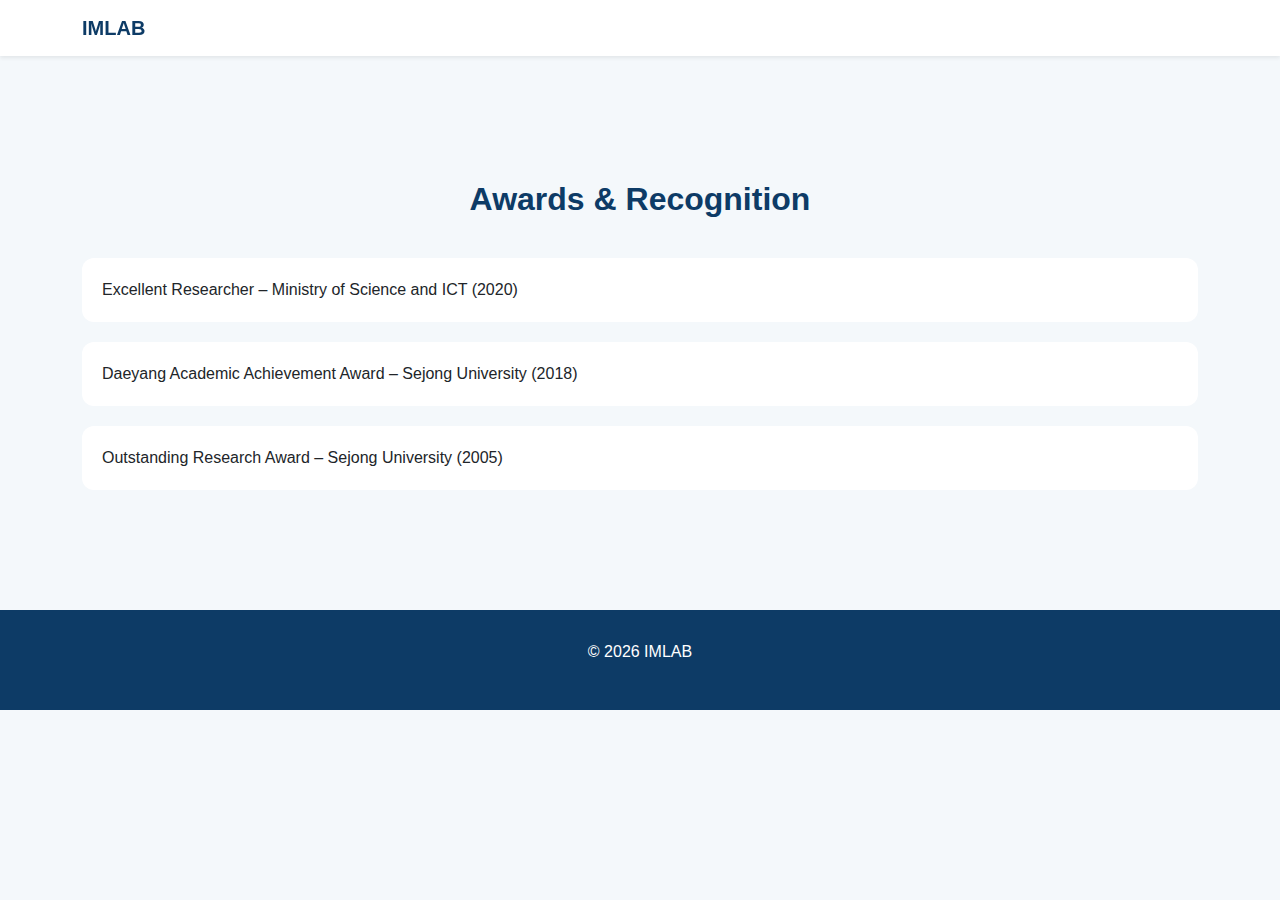
<file: awards.html>
<!DOCTYPE html>
<html>
<head>
<meta charset="UTF-8">
<meta name="viewport" content="width=device-width, initial-scale=1.0">
<title>IMLAB | Awards</title>
<link href="https://cdn.jsdelivr.net/npm/bootstrap@5.3.2/dist/css/bootstrap.min.css" rel="stylesheet">
<link rel="stylesheet" href="style.css">
</head>

<body>

<nav class="navbar navbar-expand-lg fixed-top bg-white shadow-sm">
<div class="container">
<a class="navbar-brand" href="index.html">IMLAB</a>
</div>
</nav>

<section class="section">
<div class="container">
<h2 class="section-title text-center">Awards & Recognition</h2>

<div class="paper">
Excellent Researcher – Ministry of Science and ICT (2020)
</div>

<div class="paper">
Daeyang Academic Achievement Award – Sejong University (2018)
</div>

<div class="paper">
Outstanding Research Award – Sejong University (2005)
</div>

</div>
</section>

<footer>
<p>© 2026 IMLAB</p>
</footer>

</body>
</html>
</file>
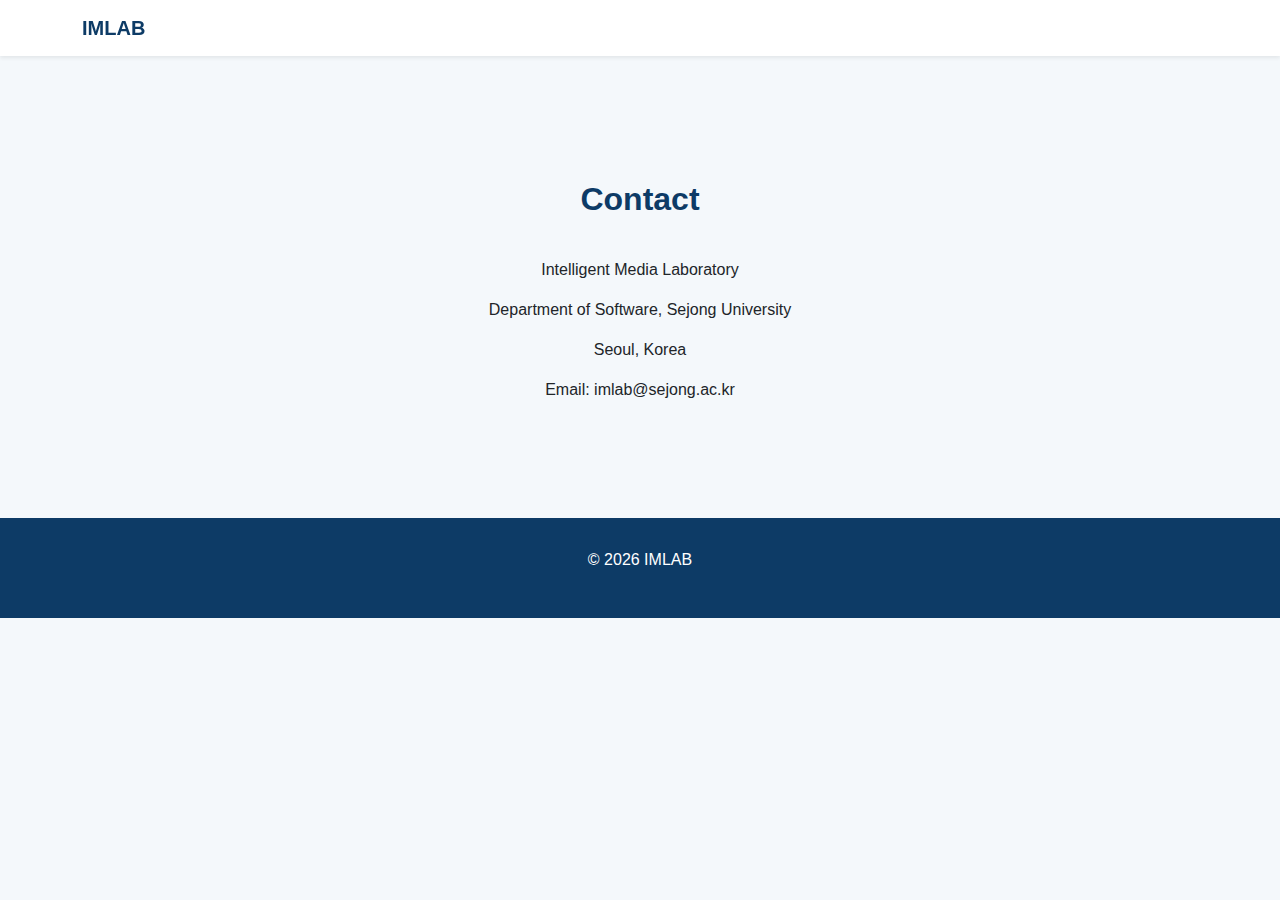
<file: contact.html>
<!DOCTYPE html>
<html>
<head>
<meta charset="UTF-8">
<meta name="viewport" content="width=device-width, initial-scale=1.0">
<title>IMLAB | Contact</title>
<link href="https://cdn.jsdelivr.net/npm/bootstrap@5.3.2/dist/css/bootstrap.min.css" rel="stylesheet">
<link rel="stylesheet" href="style.css">
</head>

<body>

<nav class="navbar navbar-expand-lg fixed-top bg-white shadow-sm">
<div class="container">
<a class="navbar-brand" href="index.html">IMLAB</a>
</div>
</nav>

<section class="section text-center">
<div class="container">
<h2 class="section-title">Contact</h2>
<p>Intelligent Media Laboratory</p>
<p>Department of Software, Sejong University</p>
<p>Seoul, Korea</p>
<p>Email: imlab@sejong.ac.kr</p>
</div>
</section>

<footer>
<p>© 2026 IMLAB</p>
</footer>

</body>
</html>
</file>
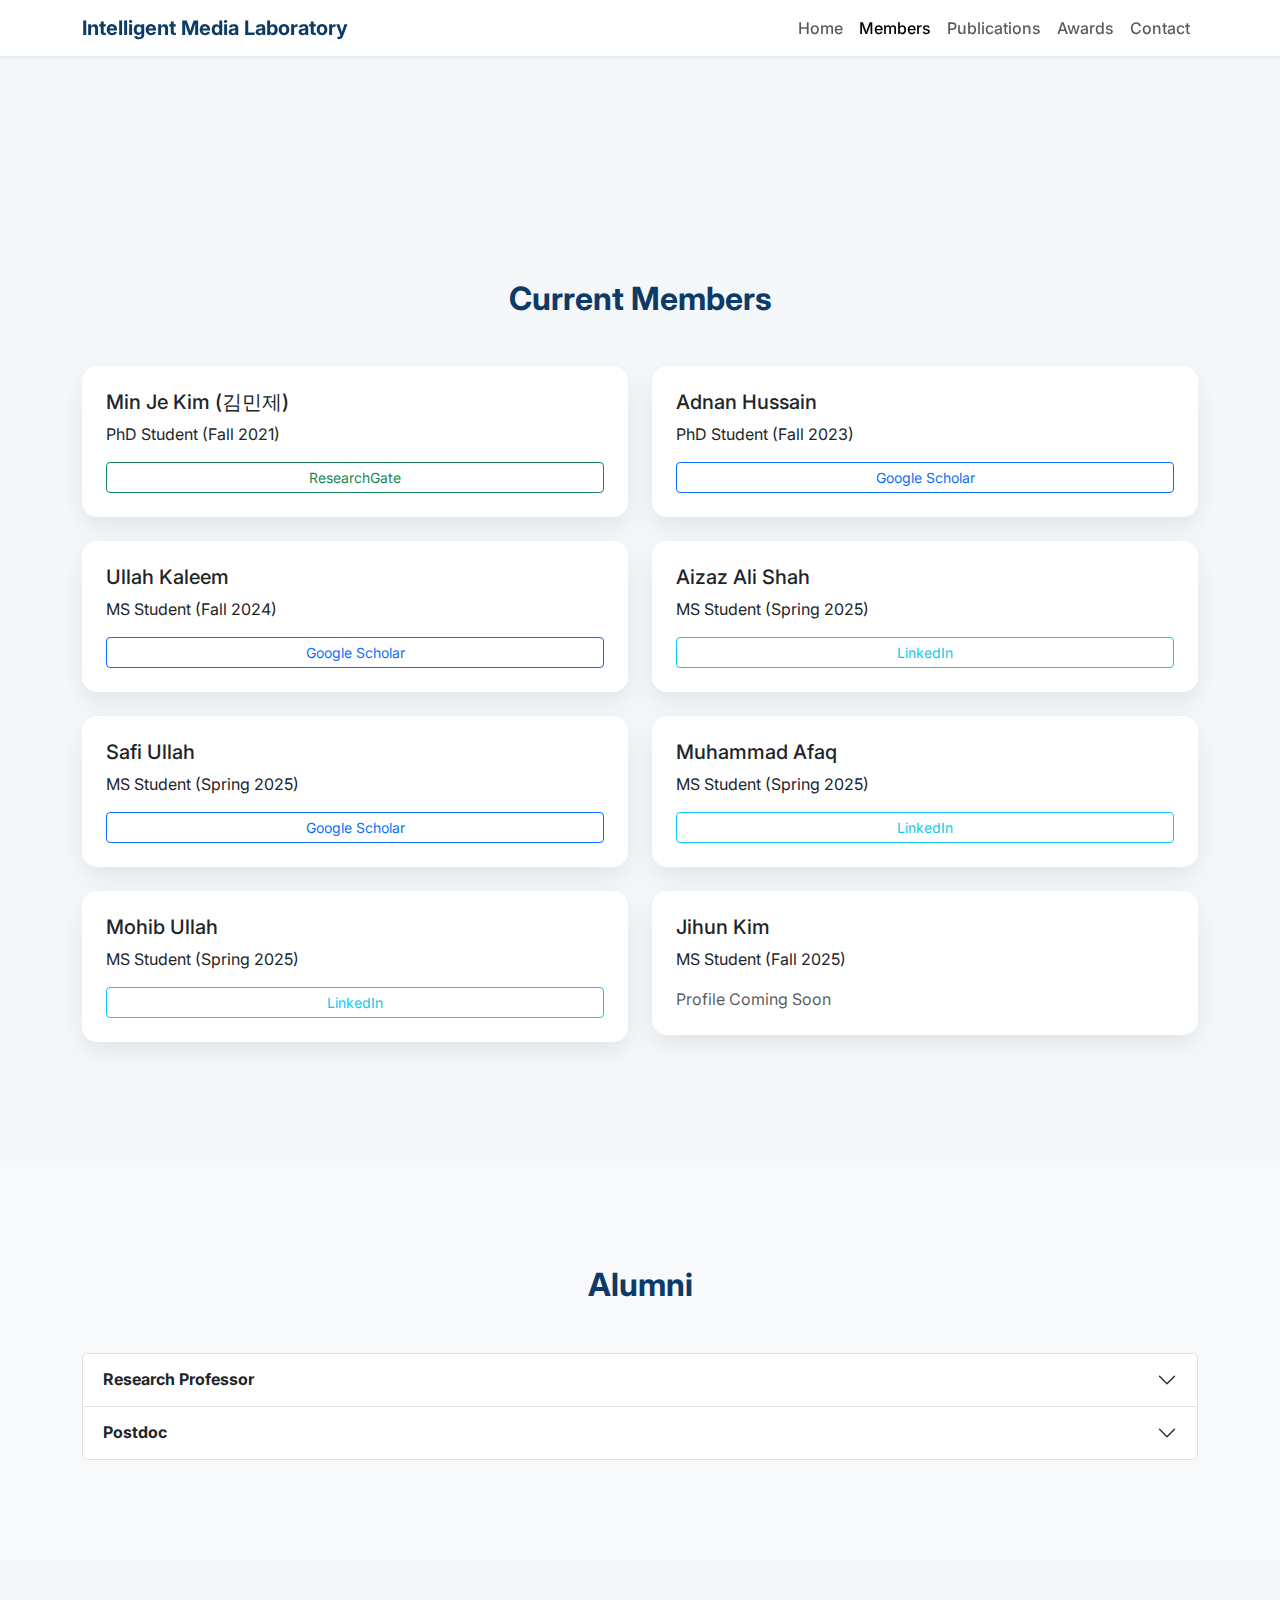
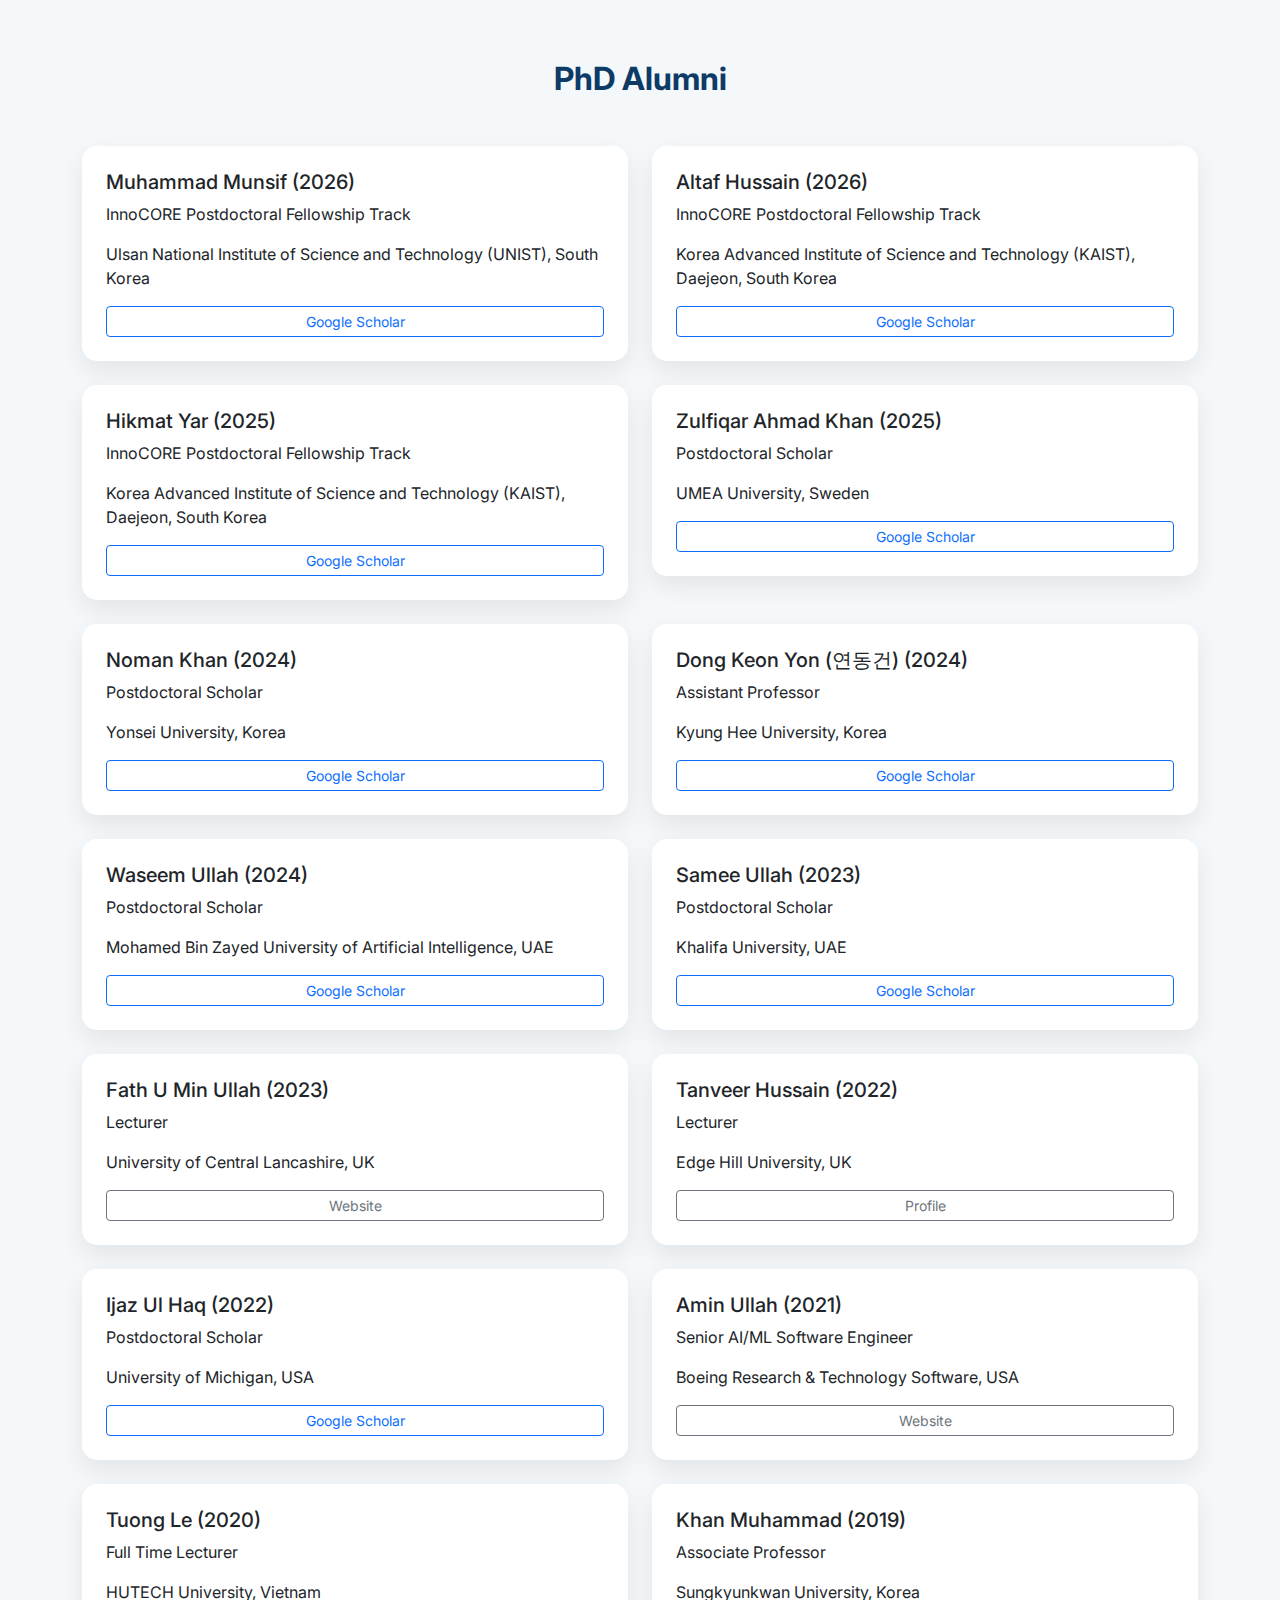
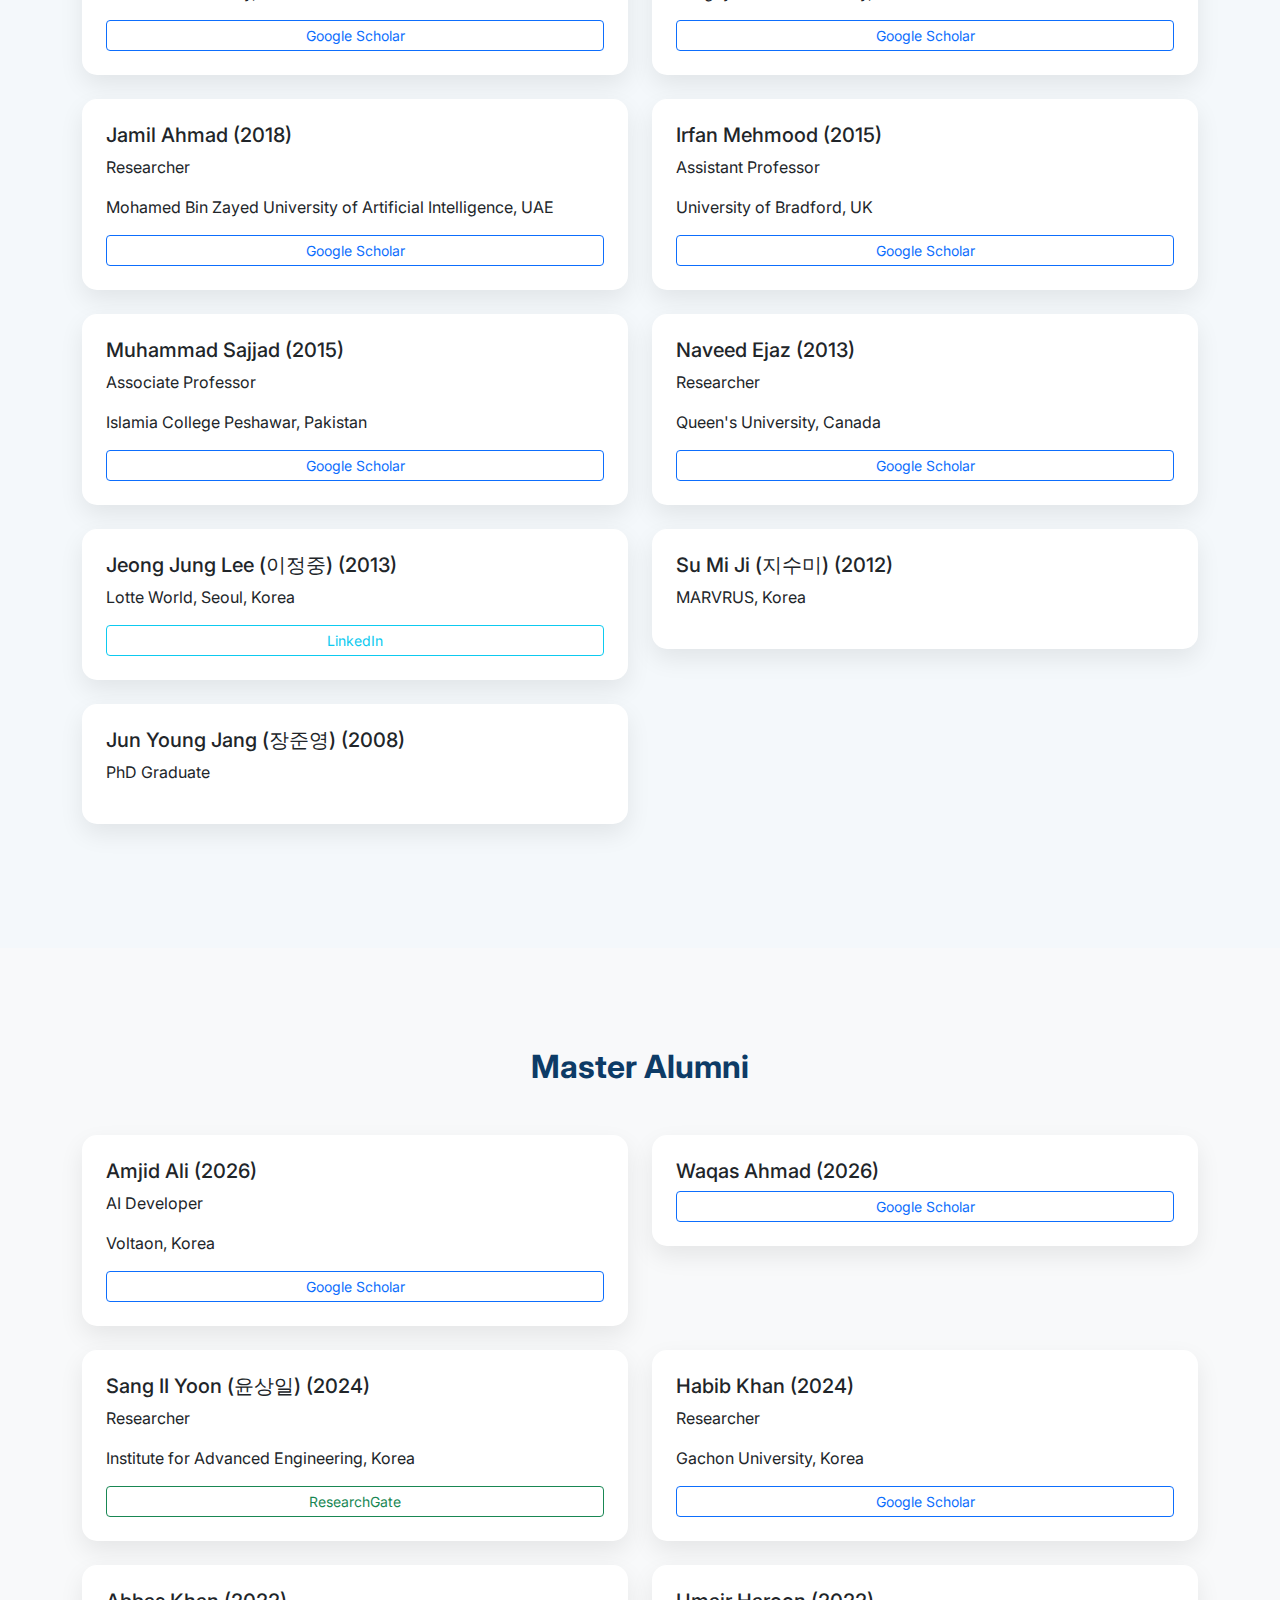
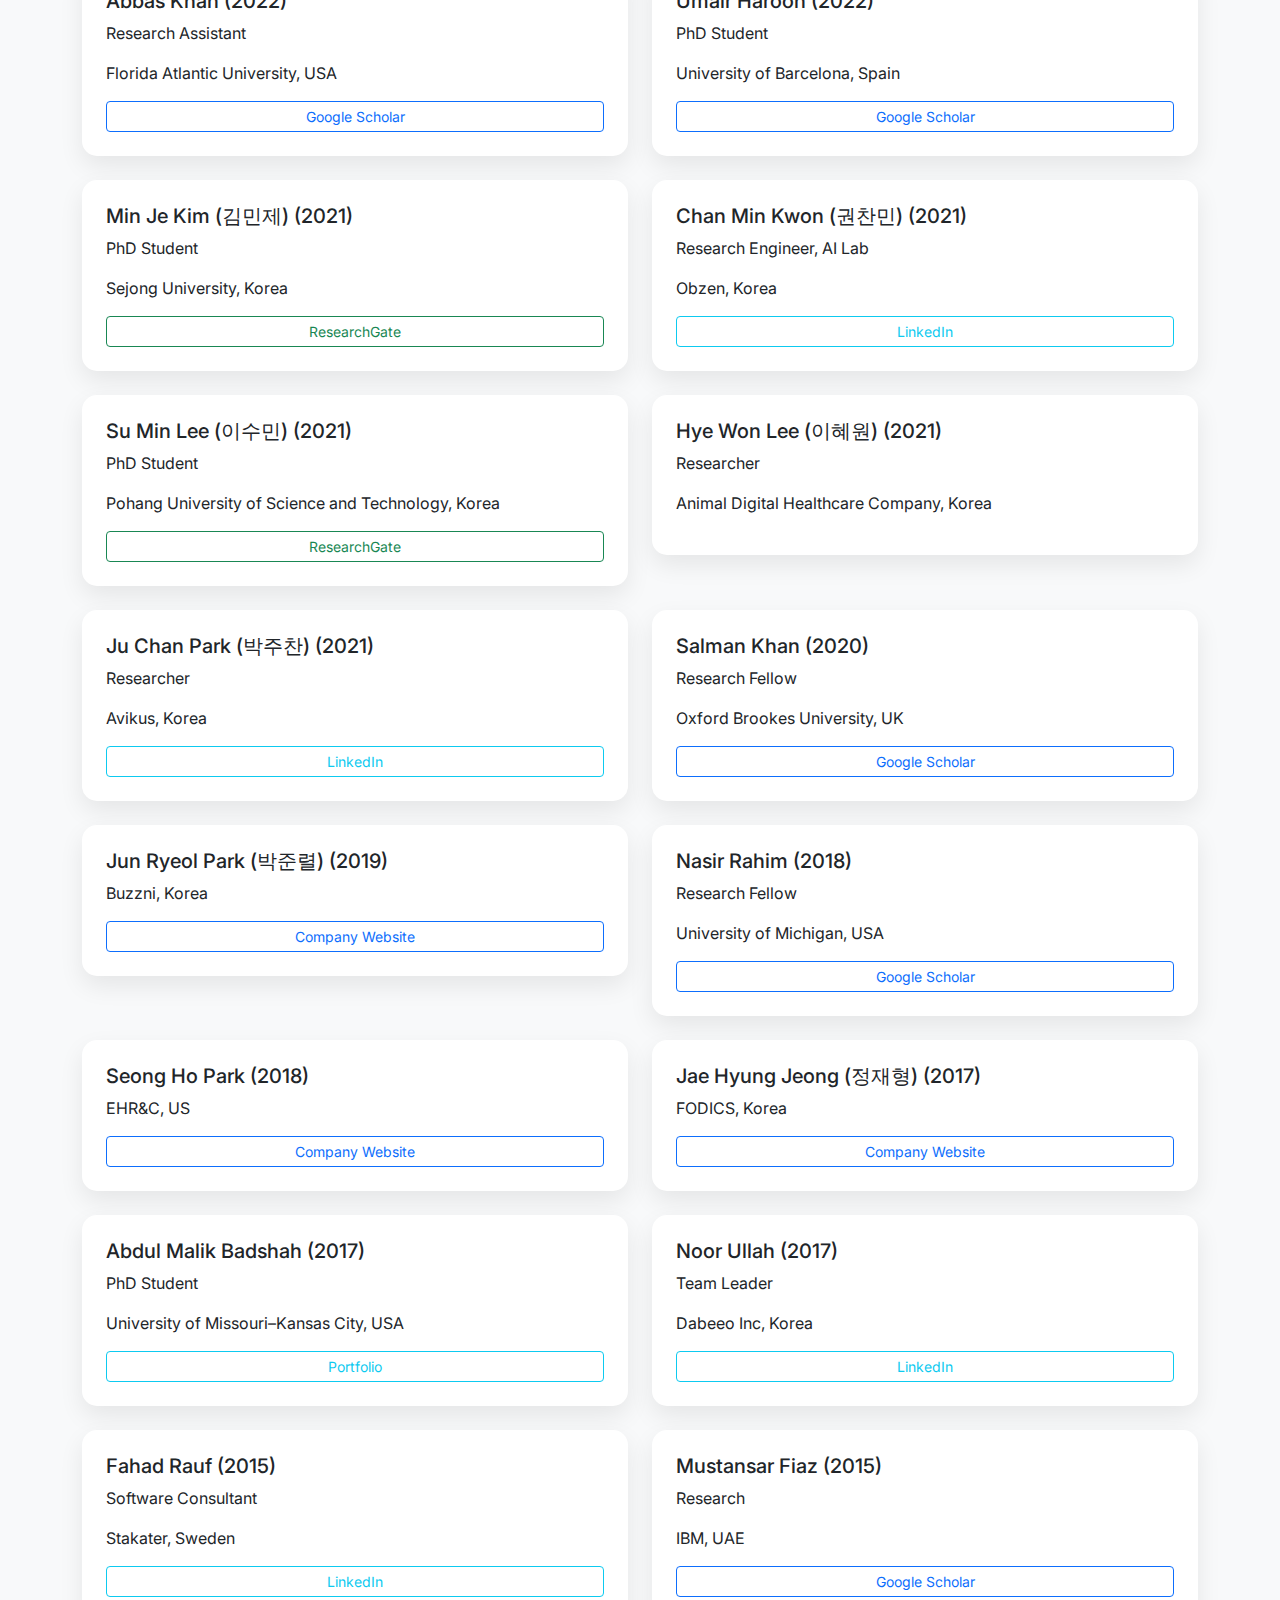
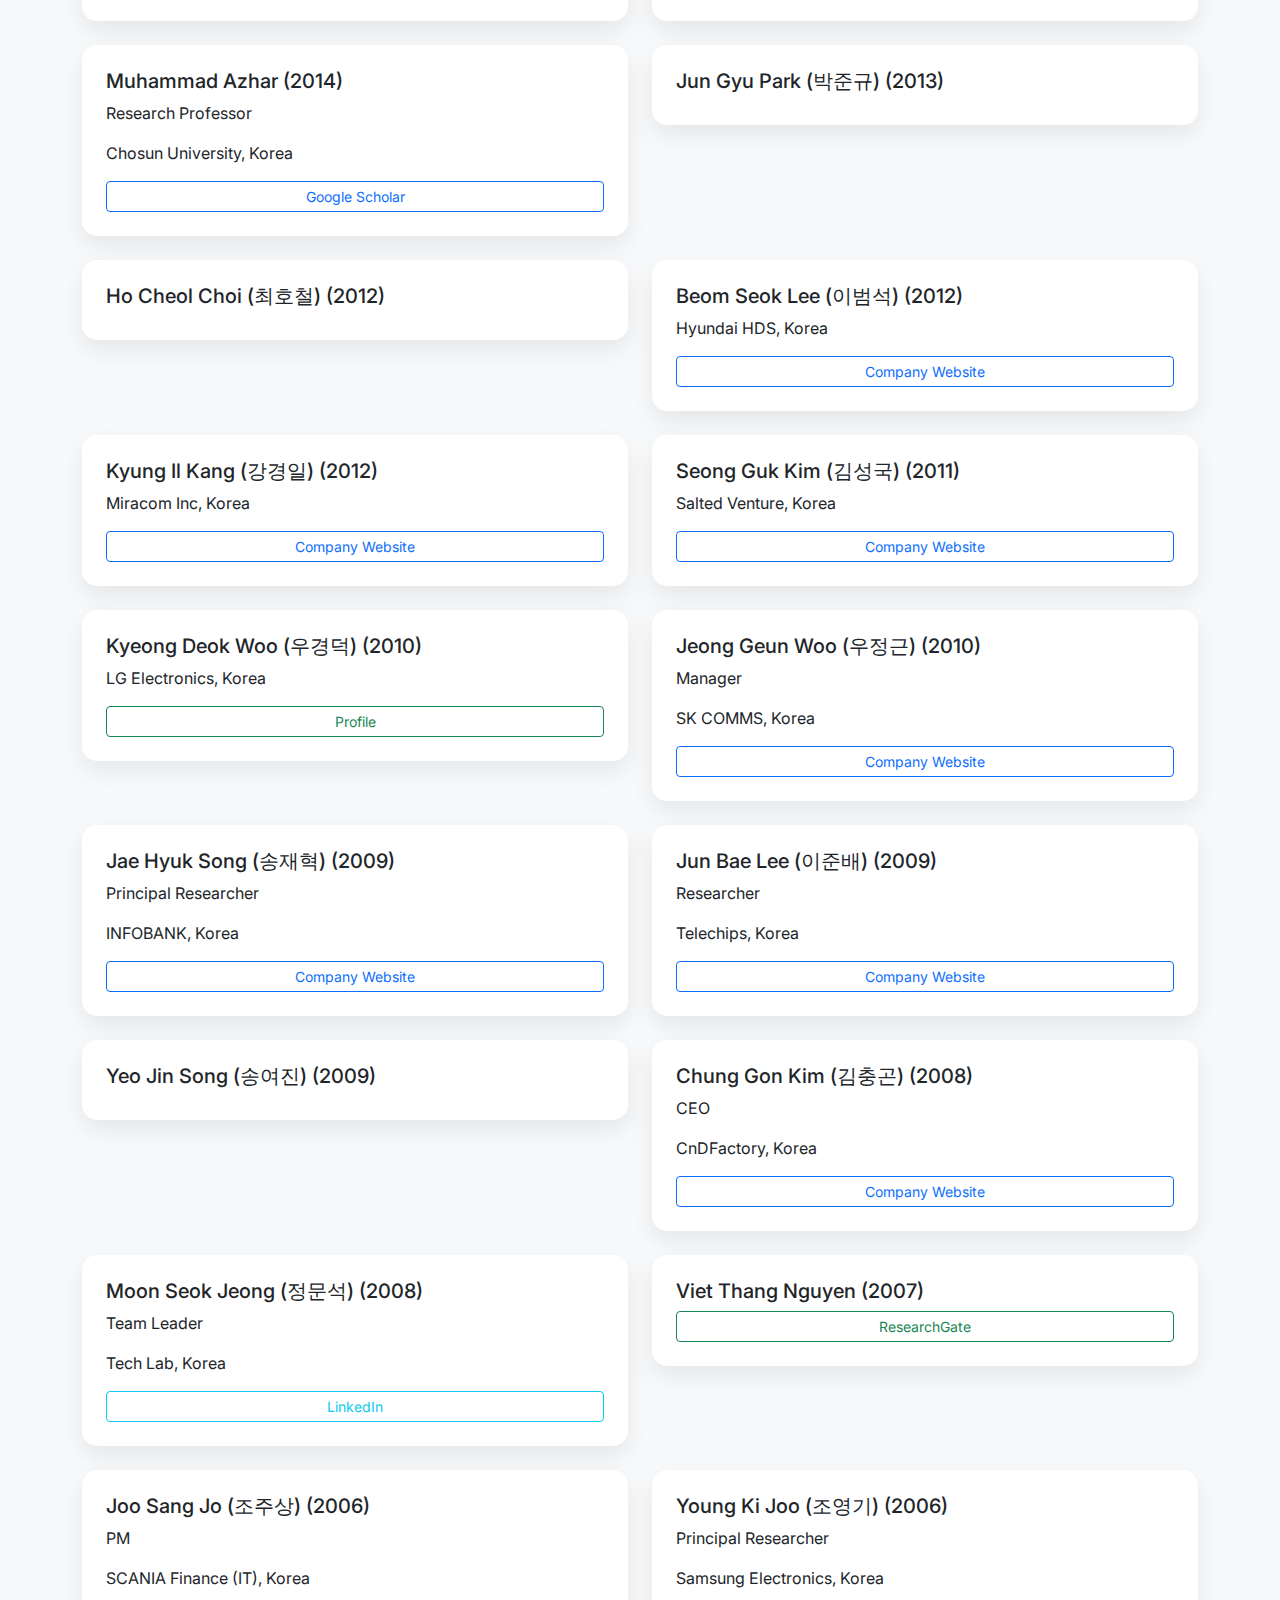
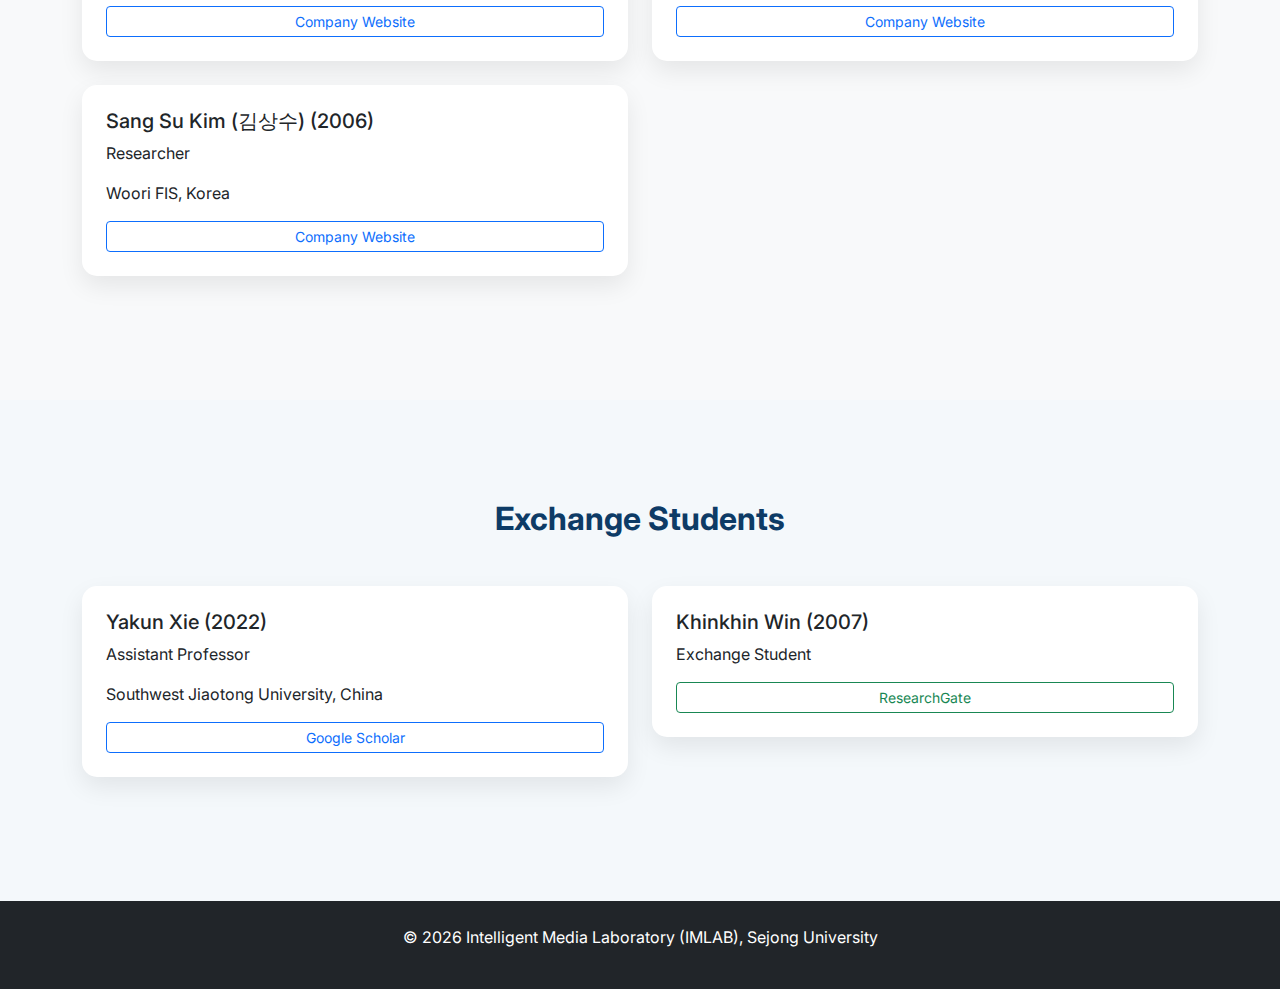
<file: people.html>
<!DOCTYPE html>
<html lang="en">
<head>
<meta charset="UTF-8">
<meta name="viewport" content="width=device-width, initial-scale=1.0">
<title>IMLAB | People</title>

<link href="https://cdn.jsdelivr.net/npm/bootstrap@5.3.2/dist/css/bootstrap.min.css" rel="stylesheet">
<link href="https://fonts.googleapis.com/css2?family=Inter:wght@300;400;600;700&display=swap" rel="stylesheet">
<link rel="stylesheet" href="style.css">

</head>

<body>

<!-- ================= NAVBAR ================= -->
<nav class="navbar navbar-expand-lg fixed-top bg-white shadow-sm">
<div class="container">
<a class="navbar-brand fw-bold" href="index.html">Intelligent Media Laboratory</a>

<button class="navbar-toggler" type="button" data-bs-toggle="collapse" data-bs-target="#navbarNav">
<span class="navbar-toggler-icon"></span>
</button>

<div class="collapse navbar-collapse" id="navbarNav">
<ul class="navbar-nav ms-auto">
<li class="nav-item"><a class="nav-link" href="index.html">Home</a></li>
<li class="nav-item"><a class="nav-link active" href="people.html">Members</a></li>
<li class="nav-item"><a class="nav-link" href="publications.html">Publications</a></li>
<li class="nav-item"><a class="nav-link" href="awards.html">Awards</a></li>
<li class="nav-item"><a class="nav-link" href="contact.html">Contact</a></li>
</ul>
</div>
</div>
</nav>

<!-- ================= CURRENT MEMBERS ================= -->
<section class="section" style="margin-top:100px;">
<div class="container">
<h2 class="section-title text-center">Current Members</h2>

<div class="row mt-5">

<!-- Min Je Kim -->
<div class="col-md-6 mb-4">
<div class="card member-card p-4">
<h5>Min Je Kim (김민제)</h5>
<p>PhD Student (Fall 2021)</p>
<a href="https://www.researchgate.net/profile/Min-Kim-69" target="_blank" class="btn btn-outline-success btn-sm">ResearchGate</a>
</div>
</div>

<!-- Adnan Hussain -->
<div class="col-md-6 mb-4">
<div class="card member-card p-4">
<h5>Adnan Hussain</h5>
<p>PhD Student (Fall 2023)</p>
<a href="https://scholar.google.com/citations?user=g1DEcpQAAAAJ&hl=en" target="_blank" class="btn btn-outline-primary btn-sm">Google Scholar</a>
</div>
</div>

<!-- Ullah Kaleem -->
<div class="col-md-6 mb-4">
<div class="card member-card p-4">
<h5>Ullah Kaleem</h5>
<p>MS Student (Fall 2024)</p>
<a href="https://scholar.google.com/citations?user=Mh7Xau8AAAAJ&hl=en" target="_blank" class="btn btn-outline-primary btn-sm">Google Scholar</a>
</div>
</div>

<!-- Aizaz Ali Shah -->
<div class="col-md-6 mb-4">
<div class="card member-card p-4">
<h5>Aizaz Ali Shah</h5>
<p>MS Student (Spring 2025)</p>
<a href="https://www.linkedin.com/in/aizaz-ali-shah-01b1a328b/" target="_blank" class="btn btn-outline-info btn-sm">LinkedIn</a>
</div>
</div>

<!-- Safi Ullah -->
<div class="col-md-6 mb-4">
<div class="card member-card p-4">
<h5>Safi Ullah</h5>
<p>MS Student (Spring 2025)</p>
<a href="https://scholar.google.com/citations?user=Wwvy8rEAAAAJ&hl=en" target="_blank" class="btn btn-outline-primary btn-sm">Google Scholar</a>
</div>
</div>

<!-- Muhammad Afaq -->
<div class="col-md-6 mb-4">
<div class="card member-card p-4">
<h5>Muhammad Afaq</h5>
<p>MS Student (Spring 2025)</p>
<a href="https://www.linkedin.com/in/muhammad-afaq-9a92a9246/" target="_blank" class="btn btn-outline-info btn-sm">LinkedIn</a>
</div>
</div>

<!-- Mohib Ullah -->
<div class="col-md-6 mb-4">
<div class="card member-card p-4">
<h5>Mohib Ullah</h5>
<p>MS Student (Spring 2025)</p>
<a href="https://www.linkedin.com/in/mohib-ullah-26057a2a6/" target="_blank" class="btn btn-outline-info btn-sm">LinkedIn</a>
</div>
</div>

<!-- Jihun Kim -->
<div class="col-md-6 mb-4">
<div class="card member-card p-4">
<h5>Jihun Kim</h5>
<p>MS Student (Fall 2025)</p>
<span class="text-muted">Profile Coming Soon</span>
</div>
</div>

</div>
</div>
</section>

<!-- ================= ALUMNI SECTION ================= -->
<section class="section bg-light">
<div class="container">

<h2 class="section-title text-center mb-5">Alumni</h2>

<div class="accordion" id="alumniAccordion">

<!-- Research Professor -->
<div class="accordion-item">
<h2 class="accordion-header">
<button class="accordion-button collapsed fw-bold" type="button"
data-bs-toggle="collapse"
data-bs-target="#researchProfessor">
Research Professor
</button>
</h2>

<div id="researchProfessor" class="accordion-collapse collapse"
data-bs-parent="#alumniAccordion">
<div class="accordion-body">

<div class="row">
<div class="col-md-6 mb-4">
<div class="card member-card p-4">
<h5>Dr. Miyoung Lee (이미영)</h5>
<p>Research Professor (2012–2013)</p>
<a href="https://sites.google.com/view/ntblue/about-me?authuser=0"
target="_blank"
class="btn btn-outline-primary btn-sm">
Personal Website
</a>
</div>
</div>
</div>

</div>
</div>
</div>

<!-- Postdoc -->
<div class="accordion-item">
<h2 class="accordion-header">
<button class="accordion-button collapsed fw-bold" type="button"
data-bs-toggle="collapse"
data-bs-target="#postdocAlumni">
Postdoc
</button>
</h2>

<div id="postdocAlumni" class="accordion-collapse collapse"
data-bs-parent="#alumniAccordion">
<div class="accordion-body">

<div class="row">

<div class="col-md-6 mb-4">
<div class="card member-card p-4">
<h5>Ijaz Ul Haq</h5>
<p>Postdoctoral Scholar (2022)</p>
<p>University of Michigan, USA</p>
<a href="https://scholar.google.co.kr/citations?user=TdaSaRgAAAAJ&hl=en"
target="_blank"
class="btn btn-outline-primary btn-sm">
Google Scholar
</a>
</div>
</div>

<div class="col-md-6 mb-4">
<div class="card member-card p-4">
<h5>Amin Ullah</h5>
<p>Postdoc (2021)</p>
<p>Senior AI/ML Software Engineer</p>
<p>Boeing Research & Technology Software, USA</p>
<a href="https://iaminullah.com/"
target="_blank"
class="btn btn-outline-success btn-sm">
Personal Website
</a>
</div>
</div>

</div>
</div>
</div>
</div>

</div>
</div>
</section>


<!-- ================= PHD ALUMNI ================= -->
<section class="section">
<div class="container">

<h2 class="section-title text-center mb-5">PhD Alumni</h2>

<div class="row">

<!-- 1 -->
<div class="col-md-6 mb-4">
<div class="card member-card p-4">
<h5>Muhammad Munsif (2026)</h5>
<p>InnoCORE Postdoctoral Fellowship Track</p>
<p>Ulsan National Institute of Science and Technology (UNIST), South Korea</p>
<a href="https://scholar.google.com/citations?user=YJ5X6HYAAAAJ&hl=en&oi=ao"
class="btn btn-outline-primary btn-sm" target="_blank">Google Scholar</a>
</div>
</div>

<!-- 2 -->
<div class="col-md-6 mb-4">
<div class="card member-card p-4">
<h5>Altaf Hussain (2026)</h5>
<p>InnoCORE Postdoctoral Fellowship Track</p>
<p>Korea Advanced Institute of Science and Technology (KAIST), Daejeon, South Korea</p>
<a href="https://scholar.google.com/citations?user=CSbY2VsAAAAJ&hl=en&oi=ao"
class="btn btn-outline-primary btn-sm" target="_blank">Google Scholar</a>
</div>
</div>

<!-- 3 -->
<div class="col-md-6 mb-4">
<div class="card member-card p-4">
<h5>Hikmat Yar (2025)</h5>
<p>InnoCORE Postdoctoral Fellowship Track</p>
<p>Korea Advanced Institute of Science and Technology (KAIST), Daejeon, South Korea</p>
<a href="https://scholar.google.com/citations?user=a98oUrsAAAAJ&hl=en"
class="btn btn-outline-primary btn-sm" target="_blank">Google Scholar</a>
</div>
</div>

<!-- 4 -->
<div class="col-md-6 mb-4">
<div class="card member-card p-4">
<h5>Zulfiqar Ahmad Khan (2025)</h5>
<p>Postdoctoral Scholar</p>
<p>UMEA University, Sweden</p>
<a href="https://scholar.google.com/citations?user=TmDD6z8AAAAJ&hl=en&oi=sra"
class="btn btn-outline-primary btn-sm" target="_blank">Google Scholar</a>
</div>
</div>

<!-- 5 -->
<div class="col-md-6 mb-4">
<div class="card member-card p-4">
<h5>Noman Khan (2024)</h5>
<p>Postdoctoral Scholar</p>
<p>Yonsei University, Korea</p>
<a href="https://scholar.google.com/citations?user=329rZ4cAAAAJ&hl=en"
class="btn btn-outline-primary btn-sm" target="_blank">Google Scholar</a>
</div>
</div>

<!-- 6 -->
<div class="col-md-6 mb-4">
<div class="card member-card p-4">
<h5>Dong Keon Yon (연동건) (2024)</h5>
<p>Assistant Professor</p>
<p>Kyung Hee University, Korea</p>
<a href="https://scholar.google.co.kr/citations?user=4-zIMRkAAAAJ&hl=en"
class="btn btn-outline-primary btn-sm" target="_blank">Google Scholar</a>
</div>
</div>

<!-- 7 -->
<div class="col-md-6 mb-4">
<div class="card member-card p-4">
<h5>Waseem Ullah (2024)</h5>
<p>Postdoctoral Scholar</p>
<p>Mohamed Bin Zayed University of Artificial Intelligence, UAE</p>
<a href="https://scholar.google.com/citations?user=cVzxZ6YAAAAJ&hl=en&oi=ao"
class="btn btn-outline-primary btn-sm" target="_blank">Google Scholar</a>
</div>
</div>

<!-- 8 -->
<div class="col-md-6 mb-4">
<div class="card member-card p-4">
<h5>Samee Ullah (2023)</h5>
<p>Postdoctoral Scholar</p>
<p>Khalifa University, UAE</p>
<a href="https://scholar.google.com/citations?user=EhNpxlEAAAAJ&hl=en&oi=ao"
class="btn btn-outline-primary btn-sm" target="_blank">Google Scholar</a>
</div>
</div>

<!-- 9 -->
<div class="col-md-6 mb-4">
<div class="card member-card p-4">
<h5>Fath U Min Ullah (2023)</h5>
<p>Lecturer</p>
<p>University of Central Lancashire, UK</p>
<a href="https://sites.google.com/view/fathu/home"
class="btn btn-outline-secondary btn-sm" target="_blank">Website</a>
</div>
</div>

<!-- 10 -->
<div class="col-md-6 mb-4">
<div class="card member-card p-4">
<h5>Tanveer Hussain (2022)</h5>
<p>Lecturer</p>
<p>Edge Hill University, UK</p>
<a href="https://research.edgehill.ac.uk/en/persons/tanveer-hussain"
class="btn btn-outline-secondary btn-sm" target="_blank">Profile</a>
</div>
</div>

<!-- 11 -->
<div class="col-md-6 mb-4">
<div class="card member-card p-4">
<h5>Ijaz Ul Haq (2022)</h5>
<p>Postdoctoral Scholar</p>
<p>University of Michigan, USA</p>
<a href="https://scholar.google.co.kr/citations?user=TdaSaRgAAAAJ&hl=en"
class="btn btn-outline-primary btn-sm" target="_blank">Google Scholar</a>
</div>
</div>

<!-- 12 -->
<div class="col-md-6 mb-4">
<div class="card member-card p-4">
<h5>Amin Ullah (2021)</h5>
<p>Senior AI/ML Software Engineer</p>
<p>Boeing Research & Technology Software, USA</p>
<a href="https://iaminullah.com/"
class="btn btn-outline-secondary btn-sm" target="_blank">Website</a>
</div>
</div>

<!-- 13 -->
<div class="col-md-6 mb-4">
<div class="card member-card p-4">
<h5>Tuong Le (2020)</h5>
<p>Full Time Lecturer</p>
<p>HUTECH University, Vietnam</p>
<a href="https://scholar.google.com.vn/citations?user=5eZ96jIAAAAJ&hl=en"
class="btn btn-outline-primary btn-sm" target="_blank">Google Scholar</a>
</div>
</div>

<!-- 14 -->
<div class="col-md-6 mb-4">
<div class="card member-card p-4">
<h5>Khan Muhammad (2019)</h5>
<p>Associate Professor</p>
<p>Sungkyunkwan University, Korea</p>
<a href="https://scholar.google.co.kr/citations?user=k5oUZyQAAAAJ&hl=en"
class="btn btn-outline-primary btn-sm" target="_blank">Google Scholar</a>
</div>
</div>

<!-- 15 -->
<div class="col-md-6 mb-4">
<div class="card member-card p-4">
<h5>Jamil Ahmad (2018)</h5>
<p>Researcher</p>
<p>Mohamed Bin Zayed University of Artificial Intelligence, UAE</p>
<a href="https://scholar.google.com.pk/citations?user=7dw-9YgAAAAJ&hl=en"
class="btn btn-outline-primary btn-sm" target="_blank">Google Scholar</a>
</div>
</div>

<!-- 16 -->
<div class="col-md-6 mb-4">
<div class="card member-card p-4">
<h5>Irfan Mehmood (2015)</h5>
<p>Assistant Professor</p>
<p>University of Bradford, UK</p>
<a href="https://scholar.google.com.pk/citations?user=9EuBM9UAAAAJ&hl=en"
class="btn btn-outline-primary btn-sm" target="_blank">Google Scholar</a>
</div>
</div>

<!-- 17 -->
<div class="col-md-6 mb-4">
<div class="card member-card p-4">
<h5>Muhammad Sajjad (2015)</h5>
<p>Associate Professor</p>
<p>Islamia College Peshawar, Pakistan</p>
<a href="https://scholar.google.com.pk/citations?user=E4-dElIAAAAJ&hl=en"
class="btn btn-outline-primary btn-sm" target="_blank">Google Scholar</a>
</div>
</div>

<!-- 18 -->
<div class="col-md-6 mb-4">
<div class="card member-card p-4">
<h5>Naveed Ejaz (2013)</h5>
<p>Researcher</p>
<p>Queen's University, Canada</p>
<a href="https://scholar.google.com/citations?user=EWORmh8AAAAJ&hl=en"
class="btn btn-outline-primary btn-sm" target="_blank">Google Scholar</a>
</div>
</div>

<!-- 19 -->
<div class="col-md-6 mb-4">
<div class="card member-card p-4">
<h5>Jeong Jung Lee (이정중) (2013)</h5>
<p>Lotte World, Seoul, Korea</p>
<a href="https://www.linkedin.com/in/jeong-joong-lee-81785016b/"
class="btn btn-outline-info btn-sm" target="_blank">LinkedIn</a>
</div>
</div>

<!-- 20 -->
<div class="col-md-6 mb-4">
<div class="card member-card p-4">
<h5>Su Mi Ji (지수미) (2012)</h5>
<p>MARVRUS, Korea</p>
</div>
</div>

<!-- 21 -->
<div class="col-md-6 mb-4">
<div class="card member-card p-4">
<h5>Jun Young Jang (장준영) (2008)</h5>
<p>PhD Graduate</p>
</div>
</div>

</div>
</div>
</section>












<!-- ================= MASTER ALUMNI ================= -->
<section class="section bg-light">
<div class="container">

<h2 class="section-title text-center mb-5">Master Alumni</h2>

<div class="row">

<!-- 1 -->
<div class="col-md-6 mb-4">
<div class="card member-card p-4">
<h5>Amjid Ali (2026)</h5>
<p>AI Developer</p>
<p>Voltaon, Korea</p>
<a href="https://scholar.google.com/citations?user=_PfCeEAAAAAJ&hl=en"
class="btn btn-outline-primary btn-sm" target="_blank">Google Scholar</a>
</div>
</div>

<!-- 2 -->
<div class="col-md-6 mb-4">
<div class="card member-card p-4">
<h5>Waqas Ahmad (2026)</h5>
<a href="https://scholar.google.com/citations?user=mTwcsIoAAAAJ&hl=nl"
class="btn btn-outline-primary btn-sm" target="_blank">Google Scholar</a>
</div>
</div>

<!-- 3 -->
<div class="col-md-6 mb-4">
<div class="card member-card p-4">
<h5>Sang II Yoon (윤상일) (2024)</h5>
<p>Researcher</p>
<p>Institute for Advanced Engineering, Korea</p>
<a href="https://www.researchgate.net/profile/Sang-Il-Yoon"
class="btn btn-outline-success btn-sm" target="_blank">ResearchGate</a>
</div>
</div>

<!-- 4 -->
<div class="col-md-6 mb-4">
<div class="card member-card p-4">
<h5>Habib Khan (2024)</h5>
<p>Researcher</p>
<p>Gachon University, Korea</p>
<a href="https://scholar.google.com/citations?user=3wZrDLsAAAAJ&hl=en"
class="btn btn-outline-primary btn-sm" target="_blank">Google Scholar</a>
</div>
</div>

<!-- 5 -->
<div class="col-md-6 mb-4">
<div class="card member-card p-4">
<h5>Abbas Khan (2022)</h5>
<p>Research Assistant</p>
<p>Florida Atlantic University, USA</p>
<a href="https://scholar.google.com.vn/citations?user=k-HJxNAAAAAJ&hl=vi"
class="btn btn-outline-primary btn-sm" target="_blank">Google Scholar</a>
</div>
</div>

<!-- 6 -->
<div class="col-md-6 mb-4">
<div class="card member-card p-4">
<h5>Umair Haroon (2022)</h5>
<p>PhD Student</p>
<p>University of Barcelona, Spain</p>
<a href="https://scholar.google.com/citations?user=F0oIOJQAAAAJ&hl=en"
class="btn btn-outline-primary btn-sm" target="_blank">Google Scholar</a>
</div>
</div>

<!-- 7 -->
<div class="col-md-6 mb-4">
<div class="card member-card p-4">
<h5>Min Je Kim (김민제) (2021)</h5>
<p>PhD Student</p>
<p>Sejong University, Korea</p>
<a href="https://www.researchgate.net/profile/Min-Kim-69"
class="btn btn-outline-success btn-sm" target="_blank">ResearchGate</a>
</div>
</div>

<!-- 8 -->
<div class="col-md-6 mb-4">
<div class="card member-card p-4">
<h5>Chan Min Kwon (권찬민) (2021)</h5>
<p>Research Engineer, AI Lab</p>
<p>Obzen, Korea</p>
<a href="https://www.linkedin.com/in/%EC%B0%AC%EB%AF%BC-%EA%B6%8C-27269021b/"
class="btn btn-outline-info btn-sm" target="_blank">LinkedIn</a>
</div>
</div>

<!-- 9 -->
<div class="col-md-6 mb-4">
<div class="card member-card p-4">
<h5>Su Min Lee (이수민) (2021)</h5>
<p>PhD Student</p>
<p>Pohang University of Science and Technology, Korea</p>
<a href="https://www.researchgate.net/profile/Sumin-Lee-13"
class="btn btn-outline-success btn-sm" target="_blank">ResearchGate</a>
</div>
</div>

<!-- 10 -->
<div class="col-md-6 mb-4">
<div class="card member-card p-4">
<h5>Hye Won Lee (이혜원) (2021)</h5>
<p>Researcher</p>
<p>Animal Digital Healthcare Company, Korea</p>
</div>
</div>

<!-- 11 -->
<div class="col-md-6 mb-4">
<div class="card member-card p-4">
<h5>Ju Chan Park (박주찬) (2021)</h5>
<p>Researcher</p>
<p>Avikus, Korea</p>
<a href="https://www.linkedin.com/in/jmygpt/"
class="btn btn-outline-info btn-sm" target="_blank">LinkedIn</a>
</div>
</div>

<!-- 12 -->
<div class="col-md-6 mb-4">
<div class="card member-card p-4">
<h5>Salman Khan (2020)</h5>
<p>Research Fellow</p>
<p>Oxford Brookes University, UK</p>
<a href="https://scholar.google.co.kr/citations?user=0kXugtIAAAAJ&hl=en"
class="btn btn-outline-primary btn-sm" target="_blank">Google Scholar</a>
</div>
</div>

<!-- 13 -->
<div class="col-md-6 mb-4">
<div class="card member-card p-4">
<h5>Jun Ryeol Park (박준렬) (2019)</h5>
<p>Buzzni, Korea</p>
<a href="https://buzzni.com/"
class="btn btn-outline-primary btn-sm" target="_blank">Company Website</a>
</div>
</div>

<!-- 14 -->
<div class="col-md-6 mb-4">
<div class="card member-card p-4">
<h5>Nasir Rahim (2018)</h5>
<p>Research Fellow</p>
<p>University of Michigan, USA</p>
<a href="https://scholar.google.com/citations?user=if8kXykAAAAJ&hl=en"
class="btn btn-outline-primary btn-sm" target="_blank">Google Scholar</a>
</div>
</div>

<!-- 15 -->
<div class="col-md-6 mb-4">
<div class="card member-card p-4">
<h5>Seong Ho Park (2018)</h5>
<p>EHR&C, US</p>
<a href="https://ehrs-c.com/"
class="btn btn-outline-primary btn-sm" target="_blank">Company Website</a>
</div>
</div>

<!-- 16 -->
<div class="col-md-6 mb-4">
<div class="card member-card p-4">
<h5>Jae Hyung Jeong (정재형) (2017)</h5>
<p>FODICS, Korea</p>
<a href="https://www.foodics.com/"
class="btn btn-outline-primary btn-sm" target="_blank">Company Website</a>
</div>
</div>

<!-- 17 -->
<div class="col-md-6 mb-4">
<div class="card member-card p-4">
<h5>Abdul Malik Badshah (2017)</h5>
<p>PhD Student</p>
<p>University of Missouri–Kansas City, USA</p>
<a href="https://ambadshah-portfolio.vercel.app/"
class="btn btn-outline-info btn-sm" target="_blank">Portfolio</a>
</div>
</div>

<!-- 18 -->
<div class="col-md-6 mb-4">
<div class="card member-card p-4">
<h5>Noor Ullah (2017)</h5>
<p>Team Leader</p>
<p>Dabeeo Inc, Korea</p>
<a href="https://www.linkedin.com/in/makman/?originalSubdomain=kr"
class="btn btn-outline-info btn-sm" target="_blank">LinkedIn</a>
</div>
</div>

<!-- 19 -->
<div class="col-md-6 mb-4">
<div class="card member-card p-4">
<h5>Fahad Rauf (2015)</h5>
<p>Software Consultant</p>
<p>Stakater, Sweden</p>
<a href="https://www.linkedin.com/in/fahadrauf/?trk=public_profile_publication_contributor-image&originalSubdomain=se"
class="btn btn-outline-info btn-sm" target="_blank">LinkedIn</a>
</div>
</div>

<!-- 20 -->
<div class="col-md-6 mb-4">
<div class="card member-card p-4">
<h5>Mustansar Fiaz (2015)</h5>
<p>Research</p>
<p>IBM, UAE</p>
<a href="https://scholar.google.com/citations?user=Yi5qJmkAAAAJ&hl=en"
class="btn btn-outline-primary btn-sm" target="_blank">Google Scholar</a>
</div>
</div>

<!-- 21 -->
<div class="col-md-6 mb-4">
<div class="card member-card p-4">
<h5>Muhammad Azhar (2014)</h5>
<p>Research Professor</p>
<p>Chosun University, Korea</p>
<a href="https://scholar.google.com/citations?hl=en&user=n7qtHtwAAAAJ"
class="btn btn-outline-primary btn-sm" target="_blank">Google Scholar</a>
</div>
</div>

<!-- 22 -->
<div class="col-md-6 mb-4">
<div class="card member-card p-4">
<h5>Jun Gyu Park (박준규) (2013)</h5>
</div>
</div>

<!-- 23 -->
<div class="col-md-6 mb-4">
<div class="card member-card p-4">
<h5>Ho Cheol Choi (최호철) (2012)</h5>
</div>
</div>

<!-- 24 -->
<div class="col-md-6 mb-4">
<div class="card member-card p-4">
<h5>Beom Seok Lee (이범석) (2012)</h5>
<p>Hyundai HDS, Korea</p>
<a href="https://www.hyundaihds.co.kr/homepage/common/index.do"
class="btn btn-outline-primary btn-sm" target="_blank">Company Website</a>
</div>
</div>

<!-- 25 -->
<div class="col-md-6 mb-4">
<div class="card member-card p-4">
<h5>Kyung Il Kang (강경일) (2012)</h5>
<p>Miracom Inc, Korea</p>
<a href="https://miracom-inc.com/mainEng.do"
class="btn btn-outline-primary btn-sm" target="_blank">Company Website</a>
</div>
</div>

<!-- 26 -->
<div class="col-md-6 mb-4">
<div class="card member-card p-4">
<h5>Seong Guk Kim (김성국) (2011)</h5>
<p>Salted Venture, Korea</p>
<a href="https://www.salted.ltd/eng/main/index.html"
class="btn btn-outline-primary btn-sm" target="_blank">Company Website</a>
</div>
</div>

<!-- 27 -->
<div class="col-md-6 mb-4">
<div class="card member-card p-4">
<h5>Kyeong Deok Woo (우경덕) (2010)</h5>
<p>LG Electronics, Korea</p>
<a href="https://scienceon.kisti.re.kr/srch/selectPORSrchRsrchman.do?cn=ADPER6800887493"
class="btn btn-outline-success btn-sm" target="_blank">Profile</a>
</div>
</div>

<!-- 28 -->
<div class="col-md-6 mb-4">
<div class="card member-card p-4">
<h5>Jeong Geun Woo (우정근) (2010)</h5>
<p>Manager</p>
<p>SK COMMS, Korea</p>
<a href="https://www.skcomms.co.kr/"
class="btn btn-outline-primary btn-sm" target="_blank">Company Website</a>
</div>
</div>

<!-- 29 -->
<div class="col-md-6 mb-4">
<div class="card member-card p-4">
<h5>Jae Hyuk Song (송재혁) (2009)</h5>
<p>Principal Researcher</p>
<p>INFOBANK, Korea</p>
<a href="https://global.infobank.net/"
class="btn btn-outline-primary btn-sm" target="_blank">Company Website</a>
</div>
</div>

<!-- 30 -->
<div class="col-md-6 mb-4">
<div class="card member-card p-4">
<h5>Jun Bae Lee (이준배) (2009)</h5>
<p>Researcher</p>
<p>Telechips, Korea</p>
<a href="https://www.telechips.com/eng/main/main.php?intro=true"
class="btn btn-outline-primary btn-sm" target="_blank">Company Website</a>
</div>
</div>

<!-- 31 -->
<div class="col-md-6 mb-4">
<div class="card member-card p-4">
<h5>Yeo Jin Song (송여진) (2009)</h5>
</div>
</div>

<!-- 32 -->
<div class="col-md-6 mb-4">
<div class="card member-card p-4">
<h5>Chung Gon Kim (김충곤) (2008)</h5>
<p>CEO</p>
<p>CnDFactory, Korea</p>
<a href="https://cndfactory.com/"
class="btn btn-outline-primary btn-sm" target="_blank">Company Website</a>
</div>
</div>

<!-- 33 -->
<div class="col-md-6 mb-4">
<div class="card member-card p-4">
<h5>Moon Seok Jeong (정문석) (2008)</h5>
<p>Team Leader</p>
<p>Tech Lab, Korea</p>
<a href="https://www.linkedin.com/in/moonsukjung/?trk=opento_nprofile_details"
class="btn btn-outline-info btn-sm" target="_blank">LinkedIn</a>
</div>
</div>

<!-- 34 -->
<div class="col-md-6 mb-4">
<div class="card member-card p-4">
<h5>Viet Thang Nguyen (2007)</h5>
<a href="https://www.researchgate.net/scientific-contributions/Viet-Thang-Nguyen-70758663"
class="btn btn-outline-success btn-sm" target="_blank">ResearchGate</a>
</div>
</div>

<!-- 35 -->
<div class="col-md-6 mb-4">
<div class="card member-card p-4">
<h5>Joo Sang Jo (조주상) (2006)</h5>
<p>PM</p>
<p>SCANIA Finance (IT), Korea</p>
<a href="http://www.scaniafs.co.kr/"
class="btn btn-outline-primary btn-sm" target="_blank">Company Website</a>
</div>
</div>

<!-- 36 -->
<div class="col-md-6 mb-4">
<div class="card member-card p-4">
<h5>Young Ki Joo (조영기) (2006)</h5>
<p>Principal Researcher</p>
<p>Samsung Electronics, Korea</p>
<a href="https://www.samsung.com/sec/"
class="btn btn-outline-primary btn-sm" target="_blank">Company Website</a>
</div>
</div>

<!-- 37 -->
<div class="col-md-6 mb-4">
<div class="card member-card p-4">
<h5>Sang Su Kim (김상수) (2006)</h5>
<p>Researcher</p>
<p>Woori FIS, Korea</p>
<a href="http://www.woorifis.com/"
class="btn btn-outline-primary btn-sm" target="_blank">Company Website</a>
</div>
</div>

</div>
</div>
</section>


































<!-- ================= EXCHANGE STUDENTS ================= -->
<section class="section">
<div class="container">

<h2 class="section-title text-center mb-5">Exchange Students</h2>

<div class="row">

<!-- Yakun Xie -->
<div class="col-md-6 mb-4">
<div class="card member-card p-4">
<h5>Yakun Xie (2022)</h5>
<p>Assistant Professor</p>
<p>Southwest Jiaotong University, China</p>
<a href="https://scholar.google.com/citations?hl=en&user=xmf_X1EAAAAJ"
class="btn btn-outline-primary btn-sm" target="_blank">Google Scholar</a>
</div>
</div>

<!-- Khinkhin Win -->
<div class="col-md-6 mb-4">
<div class="card member-card p-4">
<h5>Khinkhin Win (2007)</h5>
<p>Exchange Student</p>
<a href="https://www.researchgate.net/profile/Khinkhin-Win"
class="btn btn-outline-success btn-sm" target="_blank">ResearchGate</a>
</div>
</div>

</div>
</div>
</section>














<!-- ================= FOOTER ================= -->
<footer class="text-center py-4 bg-dark text-white">
<p>© 2026 Intelligent Media Laboratory (IMLAB), Sejong University</p>
</footer>

<script src="https://cdn.jsdelivr.net/npm/bootstrap@5.3.2/dist/js/bootstrap.bundle.min.js"></script>

</body>
</html>
</file>
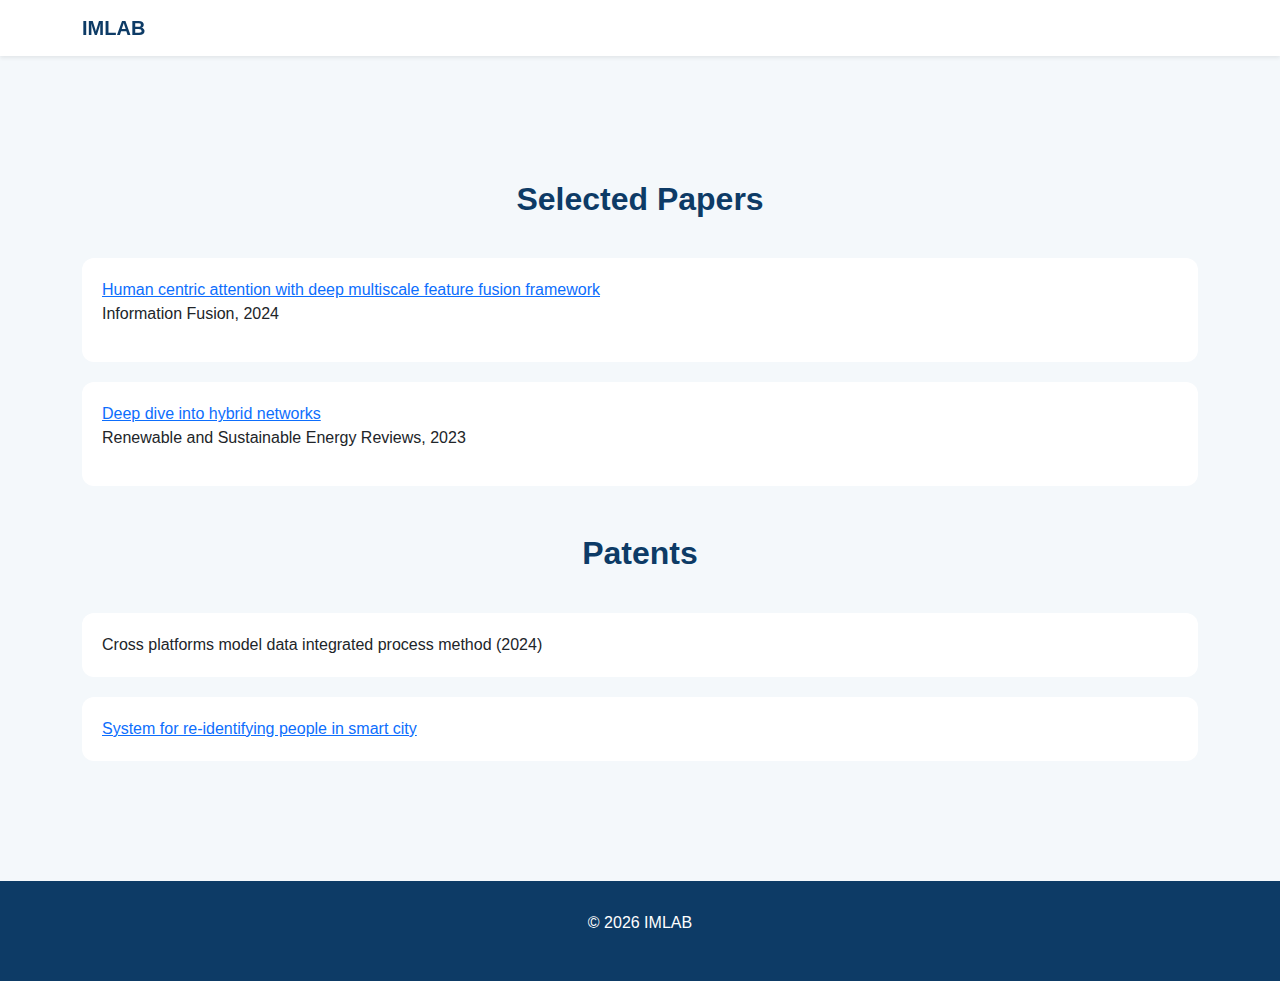
<file: publication.html>
<!DOCTYPE html>
<html>
<head>
<meta charset="UTF-8">
<meta name="viewport" content="width=device-width, initial-scale=1.0">
<title>IMLAB | Publications</title>
<link href="https://cdn.jsdelivr.net/npm/bootstrap@5.3.2/dist/css/bootstrap.min.css" rel="stylesheet">
<link rel="stylesheet" href="style.css">
</head>

<body>
<nav class="navbar navbar-expand-lg fixed-top bg-white shadow-sm">
<div class="container">
<a class="navbar-brand" href="index.html">IMLAB</a>
</div>
</nav>

<section class="section">
<div class="container">
<h2 class="section-title text-center">Selected Papers</h2>

<div class="paper">
<a href="https://www.sciencedirect.com/science/article/pii/S1566253523005274" target="_blank">
Human centric attention with deep multiscale feature fusion framework
</a>
<p>Information Fusion, 2024</p>
</div>

<div class="paper">
<a href="https://www.sciencedirect.com/science/article/pii/S1364032123002216" target="_blank">
Deep dive into hybrid networks
</a>
<p>Renewable and Sustainable Energy Reviews, 2023</p>
</div>

<h2 class="section-title text-center mt-5">Patents</h2>

<div class="paper">
Cross platforms model data integrated process method (2024)
</div>

<div class="paper">
<a href="https://doi.org/10.8080/1020200123761" target="_blank">
System for re-identifying people in smart city
</a>
</div>

</div>
</section>

<footer>
<p>© 2026 IMLAB</p>
</footer>

</body>
</html>
</file>
<file: style.css>
/* ========== GLOBAL STYLES ========== */
body {
    font-family: 'Inter', sans-serif;
    margin: 0;
    padding-top: 80px;
    scroll-behavior: smooth;
    background-color: #f4f8fb;
}

/* NAVBAR */
.navbar {
    transition: all 0.3s ease;
}

.navbar-brand {
    font-weight: 700;
    color: #0d3b66 !important;
}

.nav-link {
    font-weight: 500;
    position: relative;
}

.nav-link::after {
    content: '';
    width: 0%;
    height: 2px;
    background: #118ab2;
    position: absolute;
    left: 0;
    bottom: 0;
    transition: 0.3s;
}

.nav-link:hover::after {
    width: 100%;
}

/* HERO SECTION */
.hero {
    background: linear-gradient(135deg, #0d3b66, #118ab2);
    color: white;
    padding: 120px 0;
}

.hero img {
    width: 280px;
    border-radius: 20px;
    box-shadow: 0 15px 40px rgba(0,0,0,0.3);
}

/* BUTTONS */
.btn-primary {
    background-color: #118ab2;
    border: none;
}

.btn-primary:hover {
    background-color: #0d3b66;
}

/* SECTIONS */
.section {
    padding: 100px 0;
}

.section-title {
    font-weight: 700;
    margin-bottom: 40px;
    color: #0d3b66;
}

/* CARDS */
.member-card {
    border: none;
    border-radius: 15px;
    transition: all 0.3s ease;
    box-shadow: 0 10px 25px rgba(0,0,0,0.08);
}

.member-card:hover {
    transform: translateY(-10px);
}

/* PUBLICATION BLOCK */
.paper {
    background: white;
    padding: 20px;
    border-radius: 12px;
    margin-bottom: 20px;
    transition: 0.3s;
}

.paper:hover {
    box-shadow: 0 10px 25px rgba(0,0,0,0.1);
}

/* FOOTER */
footer {
    background: #0d3b66;
    color: white;
    padding: 30px 0;
    text-align: center;
}

/* FADE ANIMATION */
.fade-in {
    opacity: 0;
    transform: translateY(30px);
    transition: all 0.8s ease;
}

.fade-in.show {
    opacity: 1;
    transform: translateY(0);
}
</file>
